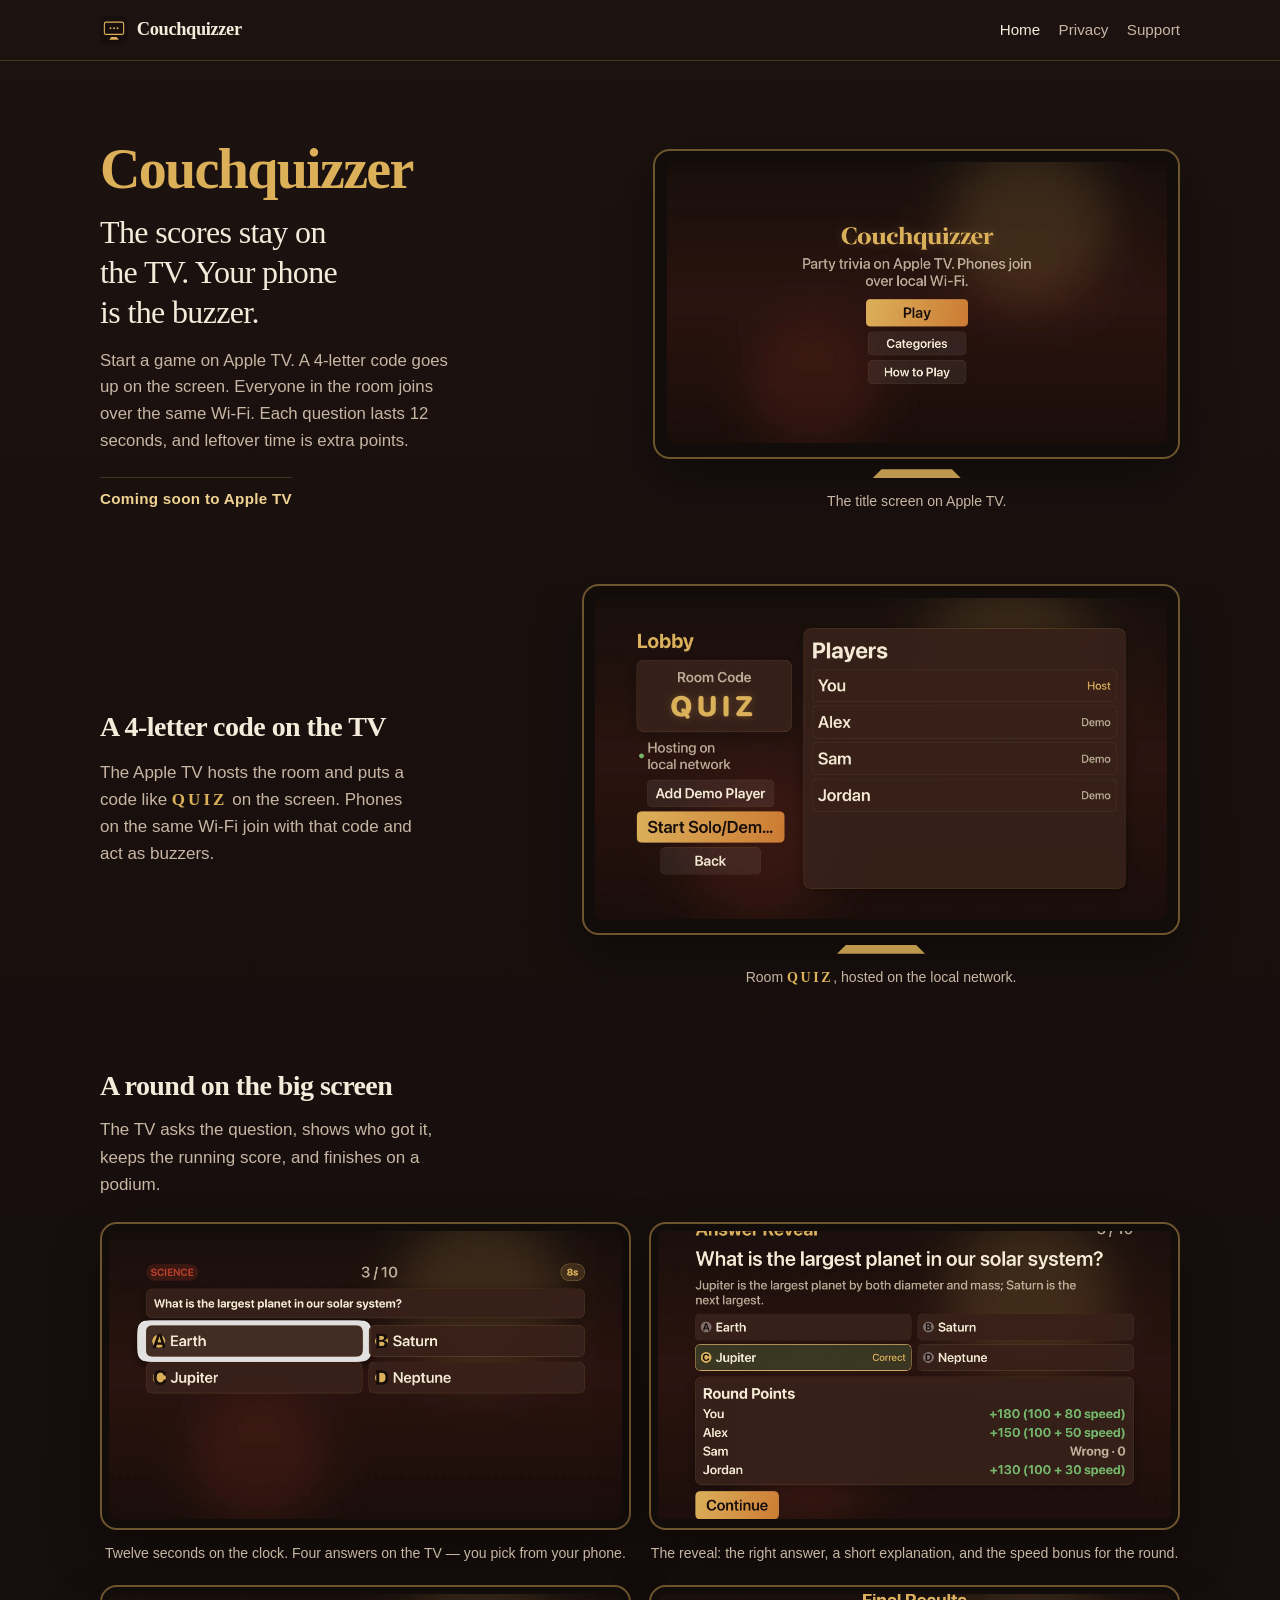
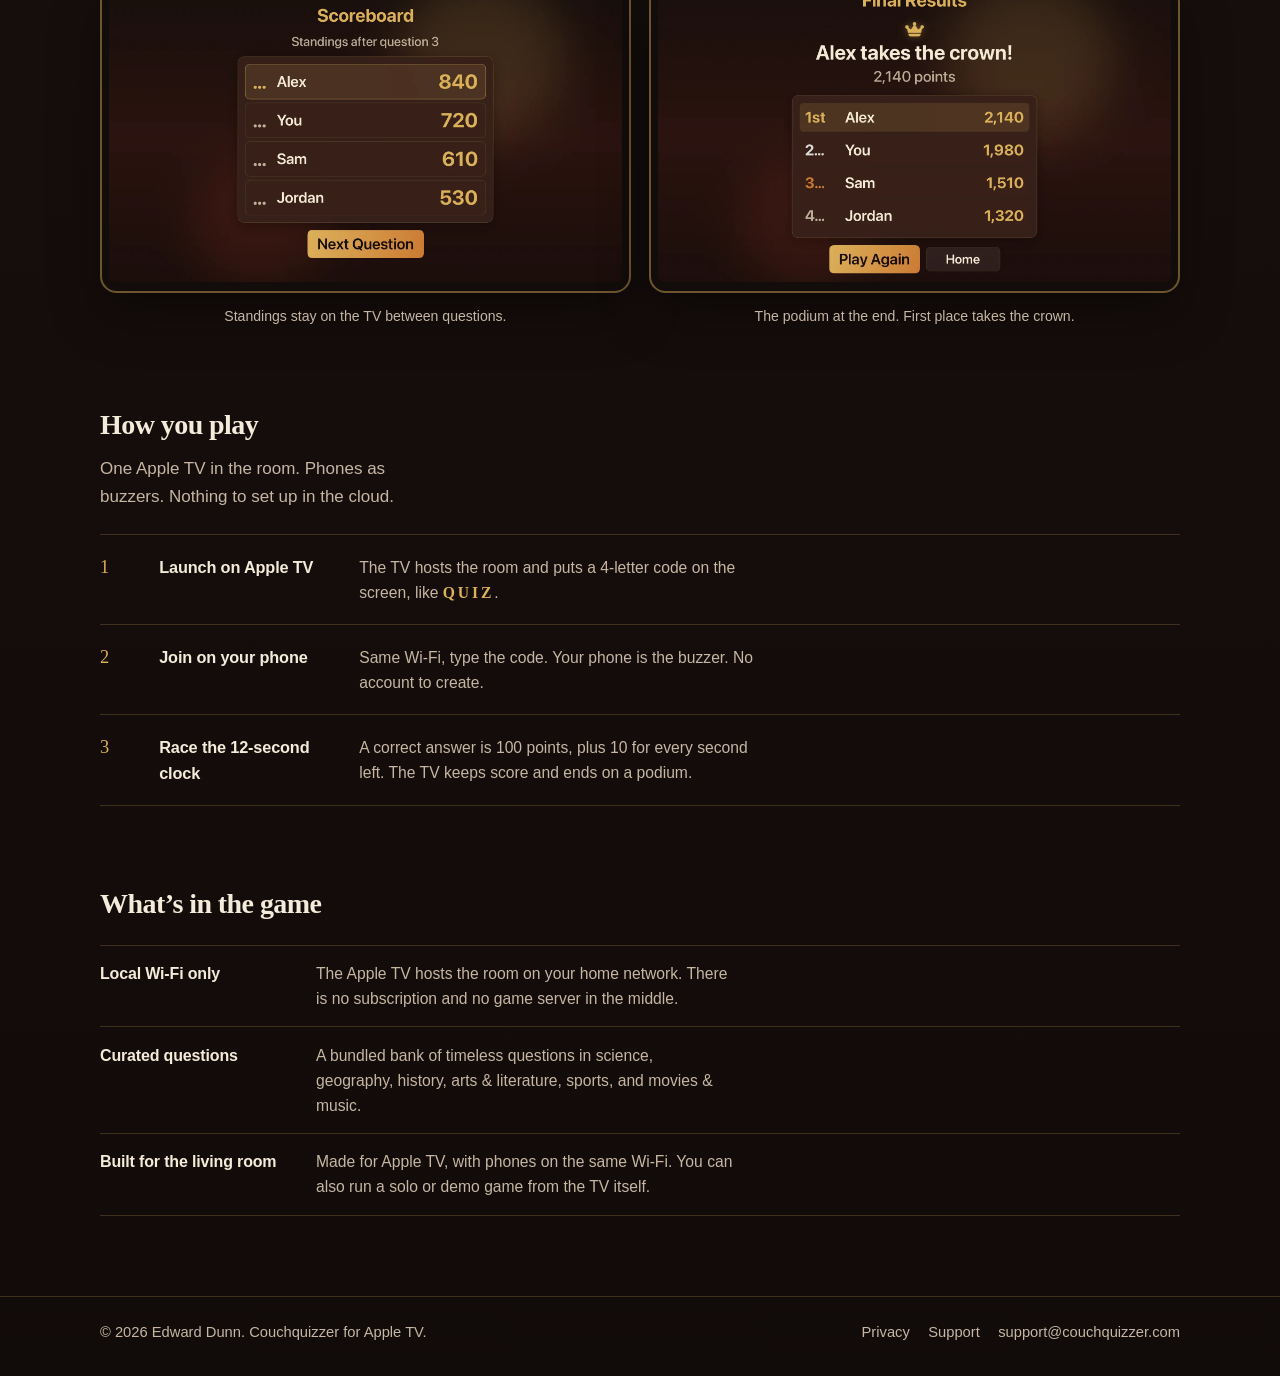
<file: index.html>
<!DOCTYPE html>
<html lang="en">
<head>
  <meta charset="utf-8">
  <meta name="viewport" content="width=device-width, initial-scale=1">
  <title>Couchquizzer — party trivia on Apple TV</title>
  <meta name="description" content="Start a game on Apple TV, join with a 4-letter code from your phone over the same Wi-Fi, and race a 12-second clock. Scores stay on the big screen.">
  <link rel="canonical" href="https://erdtheturd.github.io/couchquizzer/">
  <meta name="theme-color" content="#170f0d">

  <meta property="og:type" content="website">
  <meta property="og:site_name" content="Couchquizzer">
  <meta property="og:locale" content="en_US">
  <meta property="og:url" content="https://erdtheturd.github.io/couchquizzer/">
  <meta property="og:title" content="Couchquizzer — party trivia on Apple TV">
  <meta property="og:description" content="The TV shows the scores. Your phone is the buzzer. A 4-letter code, local Wi-Fi, and a 12-second clock.">
  <meta property="og:image" content="https://erdtheturd.github.io/couchquizzer/og.png">
  <meta property="og:image:width" content="1200">
  <meta property="og:image:height" content="630">

  <meta name="twitter:card" content="summary_large_image">
  <meta name="twitter:title" content="Couchquizzer — party trivia on Apple TV">
  <meta name="twitter:description" content="The TV shows the scores. Your phone is the buzzer.">
  <meta name="twitter:image" content="https://erdtheturd.github.io/couchquizzer/og.png">

  <link rel="icon" href="assets/favicon.svg" type="image/svg+xml">
  <link rel="icon" href="favicon.ico" sizes="any">
  <link rel="apple-touch-icon" href="apple-touch-icon.png">
  <link rel="stylesheet" href="assets/styles.css">
</head>
<body>
  <a class="skip" href="#main">Skip to content</a>

  <header class="site-header">
    <nav class="nav" aria-label="Primary">
      <a class="brand" href="./" aria-current="page">
        <img class="brand-mark" src="assets/favicon.svg" width="28" height="28" alt="">
        <span>Couchquizzer</span>
      </a>
      <ul class="nav-links">
        <li><a href="./" aria-current="page">Home</a></li>
        <li><a href="privacy.html">Privacy</a></li>
        <li><a href="support.html">Support</a></li>
      </ul>
    </nav>
  </header>

  <main id="main">
    <section class="hero">
      <div class="wrap hero-inner">
        <div class="hero-copy">
          <p class="wordmark">Couchquizzer</p>
          <h1>The scores stay on the TV. Your phone is the buzzer.</h1>
          <p class="lede">Start a game on Apple TV. A 4-letter code goes up on the screen. Everyone in the room joins over the same Wi-Fi. Each question lasts 12 seconds, and leftover time is extra points.</p>
          <p class="soon">Coming soon to Apple TV</p>
        </div>
        <figure class="tv">
          <div class="tv-bezel">
            <picture>
              <source srcset="assets/screens/home.webp" type="image/webp">
              <img src="assets/screens/home.png" width="1920" height="1080" alt="The Couchquizzer title screen on Apple TV, with Play, Categories, and How to Play.">
            </picture>
          </div>
          <div class="tv-stand" aria-hidden="true"></div>
          <figcaption>The title screen on Apple TV.</figcaption>
        </figure>
      </div>
    </section>

    <section class="lobby-band" aria-labelledby="lobby-title">
      <div class="wrap lobby-inner">
        <div class="lobby-copy">
          <h2 id="lobby-title">A 4-letter code on the TV</h2>
          <p>The Apple TV hosts the room and puts a code like <span class="code">QUIZ</span> on the screen. Phones on the same Wi-Fi join with that code and act as buzzers.</p>
        </div>
        <figure class="tv">
          <div class="tv-bezel">
            <picture>
              <source srcset="assets/screens/lobby.webp" type="image/webp">
              <img src="assets/screens/lobby.png" width="1920" height="1080" alt="The Couchquizzer lobby on Apple TV, showing the room code QUIZ and four players ready to start.">
            </picture>
          </div>
          <div class="tv-stand" aria-hidden="true"></div>
          <figcaption>Room <span class="code">QUIZ</span>, hosted on the local network.</figcaption>
        </figure>
      </div>
    </section>

    <section class="round" aria-labelledby="round-title">
      <div class="wrap">
        <div class="round-head">
          <h2 id="round-title">A round on the big screen</h2>
          <p>The TV asks the question, shows who got it, keeps the running score, and finishes on a podium.</p>
        </div>
        <ul class="shots">
          <li>
            <figure class="shot">
              <div class="tv-bezel">
                <picture>
                  <source srcset="assets/screens/question.webp" type="image/webp">
                  <img src="assets/screens/question.png" width="1920" height="1080" alt="A trivia question on the TV with four answer choices and a countdown clock.">
                </picture>
              </div>
              <figcaption>Twelve seconds on the clock. Four answers on the TV — you pick from your phone.</figcaption>
            </figure>
          </li>
          <li>
            <figure class="shot">
              <div class="tv-bezel">
                <picture>
                  <source srcset="assets/screens/reveal.webp" type="image/webp">
                  <img src="assets/screens/reveal.png" width="1920" height="1080" alt="The answer reveal, with the correct choice highlighted and points for the round.">
                </picture>
              </div>
              <figcaption>The reveal: the right answer, a short explanation, and the speed bonus for the round.</figcaption>
            </figure>
          </li>
          <li>
            <figure class="shot">
              <div class="tv-bezel">
                <picture>
                  <source srcset="assets/screens/scoreboard.webp" type="image/webp">
                  <img src="assets/screens/scoreboard.png" width="1920" height="1080" alt="The live scoreboard between questions, ranking players by score.">
                </picture>
              </div>
              <figcaption>Standings stay on the TV between questions.</figcaption>
            </figure>
          </li>
          <li>
            <figure class="shot">
              <div class="tv-bezel">
                <picture>
                  <source srcset="assets/screens/podium.webp" type="image/webp">
                  <img src="assets/screens/podium.png" width="1920" height="1080" alt="The final podium, crowning the winner and listing every player’s score.">
                </picture>
              </div>
              <figcaption>The podium at the end. First place takes the crown.</figcaption>
            </figure>
          </li>
        </ul>
      </div>
    </section>

    <section class="play" id="how" aria-labelledby="play-title">
      <div class="wrap">
        <div class="play-head">
          <h2 id="play-title">How you play</h2>
          <p>One Apple TV in the room. Phones as buzzers. Nothing to set up in the cloud.</p>
        </div>
        <ol class="steps">
          <li>
            <span class="step-num">1</span>
            <h3>Launch on Apple TV</h3>
            <p>The TV hosts the room and puts a 4-letter code on the screen, like <span class="code">QUIZ</span>.</p>
          </li>
          <li>
            <span class="step-num">2</span>
            <h3>Join on your phone</h3>
            <p>Same Wi-Fi, type the code. Your phone is the buzzer. No account to create.</p>
          </li>
          <li>
            <span class="step-num">3</span>
            <h3>Race the 12-second clock</h3>
            <p>A correct answer is 100 points, plus 10 for every second left. The TV keeps score and ends on a podium.</p>
          </li>
        </ol>
      </div>
    </section>

    <section class="facts" aria-labelledby="facts-title">
      <div class="wrap">
        <div class="facts-head">
          <h2 id="facts-title">What’s in the game</h2>
        </div>
        <ul class="fact-list">
          <li>
            <h3>Local Wi-Fi only</h3>
            <p>The Apple TV hosts the room on your home network. There is no subscription and no game server in the middle.</p>
          </li>
          <li>
            <h3>Curated questions</h3>
            <p>A bundled bank of timeless questions in science, geography, history, arts &amp; literature, sports, and movies &amp; music.</p>
          </li>
          <li>
            <h3>Built for the living room</h3>
            <p>Made for Apple TV, with phones on the same Wi-Fi. You can also run a solo or demo game from the TV itself.</p>
          </li>
        </ul>
      </div>
    </section>
  </main>

  <footer class="site-footer">
    <div class="wrap footer-inner">
      <p>&copy; 2026 Edward Dunn. Couchquizzer for Apple TV.</p>
      <div class="footer-links">
        <a href="privacy.html">Privacy</a>
        <a href="support.html">Support</a>
        <a href="mailto:support@couchquizzer.com">support@couchquizzer.com</a>
      </div>
    </div>
  </footer>
</body>
</html>
</file>
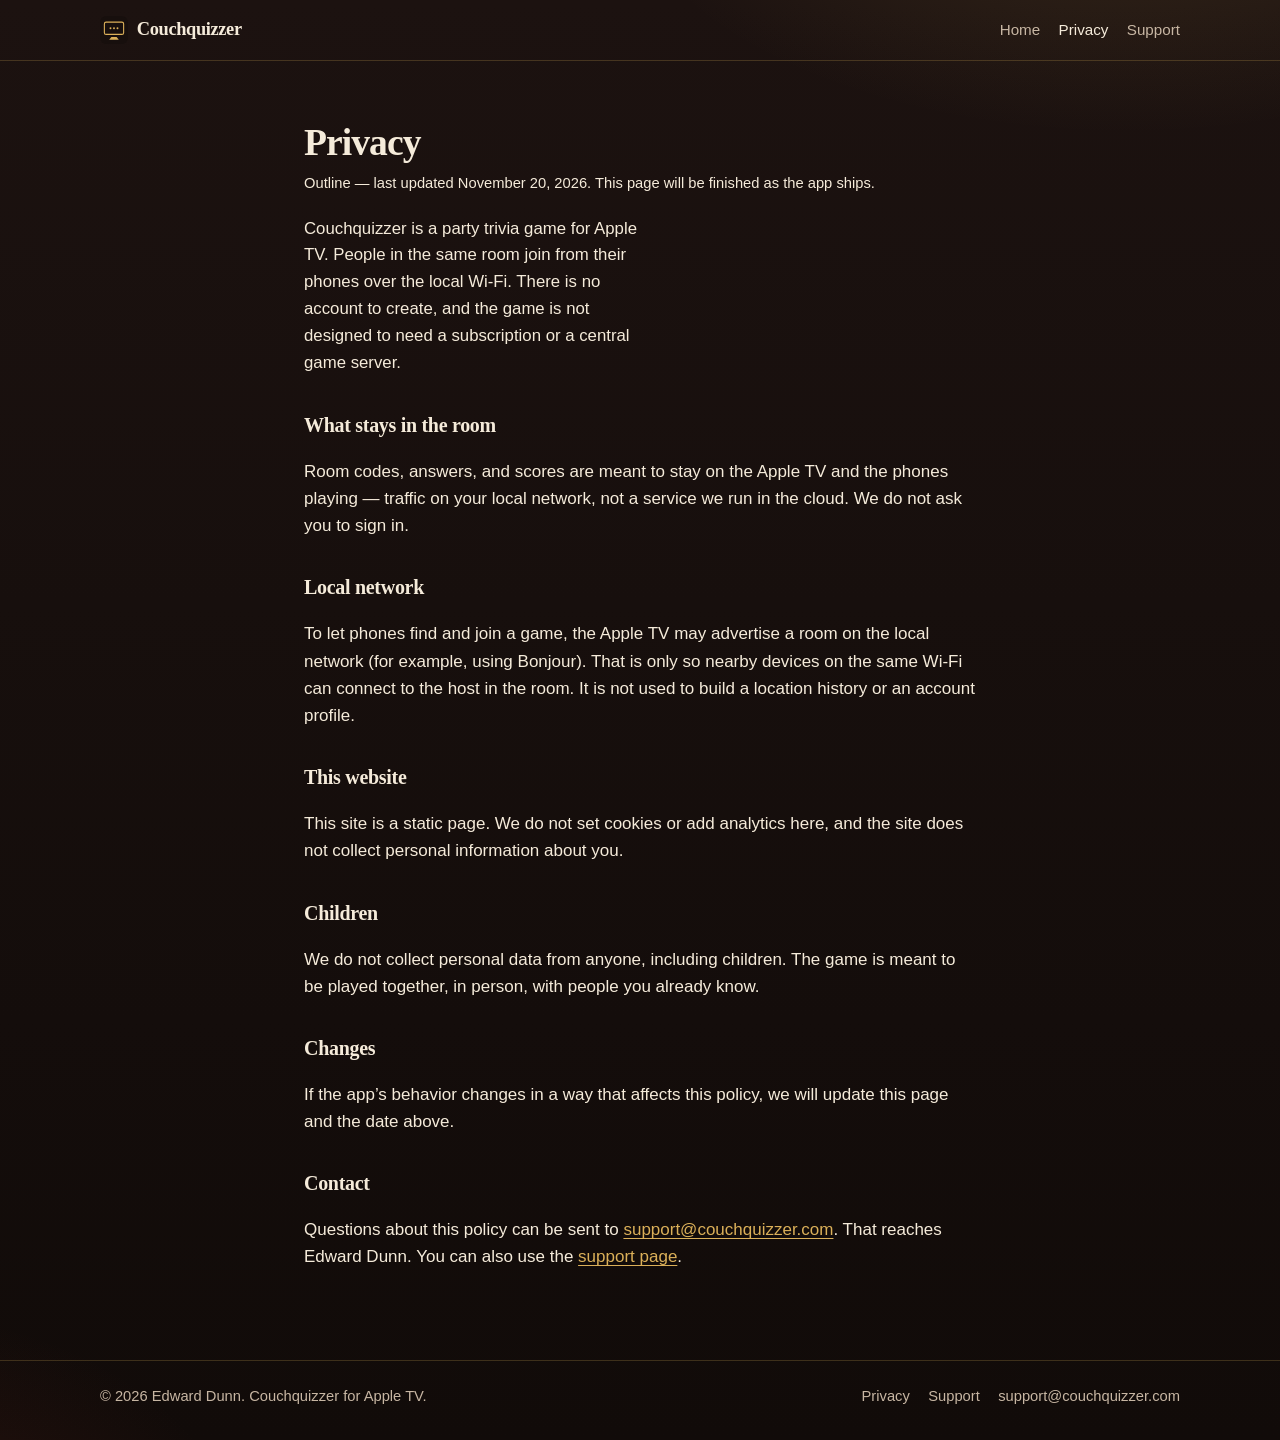
<file: privacy.html>
<!DOCTYPE html>
<html lang="en">
<head>
  <meta charset="utf-8">
  <meta name="viewport" content="width=device-width, initial-scale=1">
  <title>Privacy — Couchquizzer</title>
  <meta name="description" content="Privacy outline for Couchquizzer, a party trivia game for Apple TV that plays over local Wi-Fi.">
  <link rel="canonical" href="https://erdtheturd.github.io/couchquizzer/privacy.html">
  <meta name="theme-color" content="#170f0d">
  <meta property="og:title" content="Privacy — Couchquizzer">
  <meta property="og:description" content="Privacy outline for Couchquizzer.">
  <meta property="og:url" content="https://erdtheturd.github.io/couchquizzer/privacy.html">
  <meta property="og:image" content="https://erdtheturd.github.io/couchquizzer/og.png">
  <link rel="icon" href="assets/favicon.svg" type="image/svg+xml">
  <link rel="icon" href="favicon.ico" sizes="any">
  <link rel="apple-touch-icon" href="apple-touch-icon.png">
  <link rel="stylesheet" href="assets/styles.css">
</head>
<body>
  <a class="skip" href="#main">Skip to content</a>
  <header class="site-header">
    <nav class="nav" aria-label="Primary">
      <a class="brand" href="./">
        <img class="brand-mark" src="assets/favicon.svg" width="28" height="28" alt="">
        <span>Couchquizzer</span>
      </a>
      <ul class="nav-links">
        <li><a href="./">Home</a></li>
        <li><a href="privacy.html" aria-current="page">Privacy</a></li>
        <li><a href="support.html">Support</a></li>
      </ul>
    </nav>
  </header>

  <main id="main" class="page">
    <article class="page-narrow">
      <h1>Privacy</h1>
      <p class="updated">Outline — last updated November 20, 2026. This page will be finished as the app ships.</p>
      <p class="lede">Couchquizzer is a party trivia game for Apple TV. People in the same room join from their phones over the local Wi-Fi. There is no account to create, and the game is not designed to need a subscription or a central game server.</p>

      <h2>What stays in the room</h2>
      <p>Room codes, answers, and scores are meant to stay on the Apple TV and the phones playing — traffic on your local network, not a service we run in the cloud. We do not ask you to sign in.</p>

      <h2>Local network</h2>
      <p>To let phones find and join a game, the Apple TV may advertise a room on the local network (for example, using Bonjour). That is only so nearby devices on the same Wi-Fi can connect to the host in the room. It is not used to build a location history or an account profile.</p>

      <h2>This website</h2>
      <p>This site is a static page. We do not set cookies or add analytics here, and the site does not collect personal information about you.</p>

      <h2>Children</h2>
      <p>We do not collect personal data from anyone, including children. The game is meant to be played together, in person, with people you already know.</p>

      <h2>Changes</h2>
      <p>If the app’s behavior changes in a way that affects this policy, we will update this page and the date above.</p>

      <h2>Contact</h2>
      <p>Questions about this policy can be sent to <a href="mailto:support@couchquizzer.com">support@couchquizzer.com</a>. That reaches Edward Dunn. You can also use the <a href="support.html">support page</a>.</p>
    </article>
  </main>

  <footer class="site-footer">
    <div class="wrap footer-inner">
      <p>&copy; 2026 Edward Dunn. Couchquizzer for Apple TV.</p>
      <div class="footer-links">
        <a href="privacy.html">Privacy</a>
        <a href="support.html">Support</a>
        <a href="mailto:support@couchquizzer.com">support@couchquizzer.com</a>
      </div>
    </div>
  </footer>
</body>
</html>
</file>
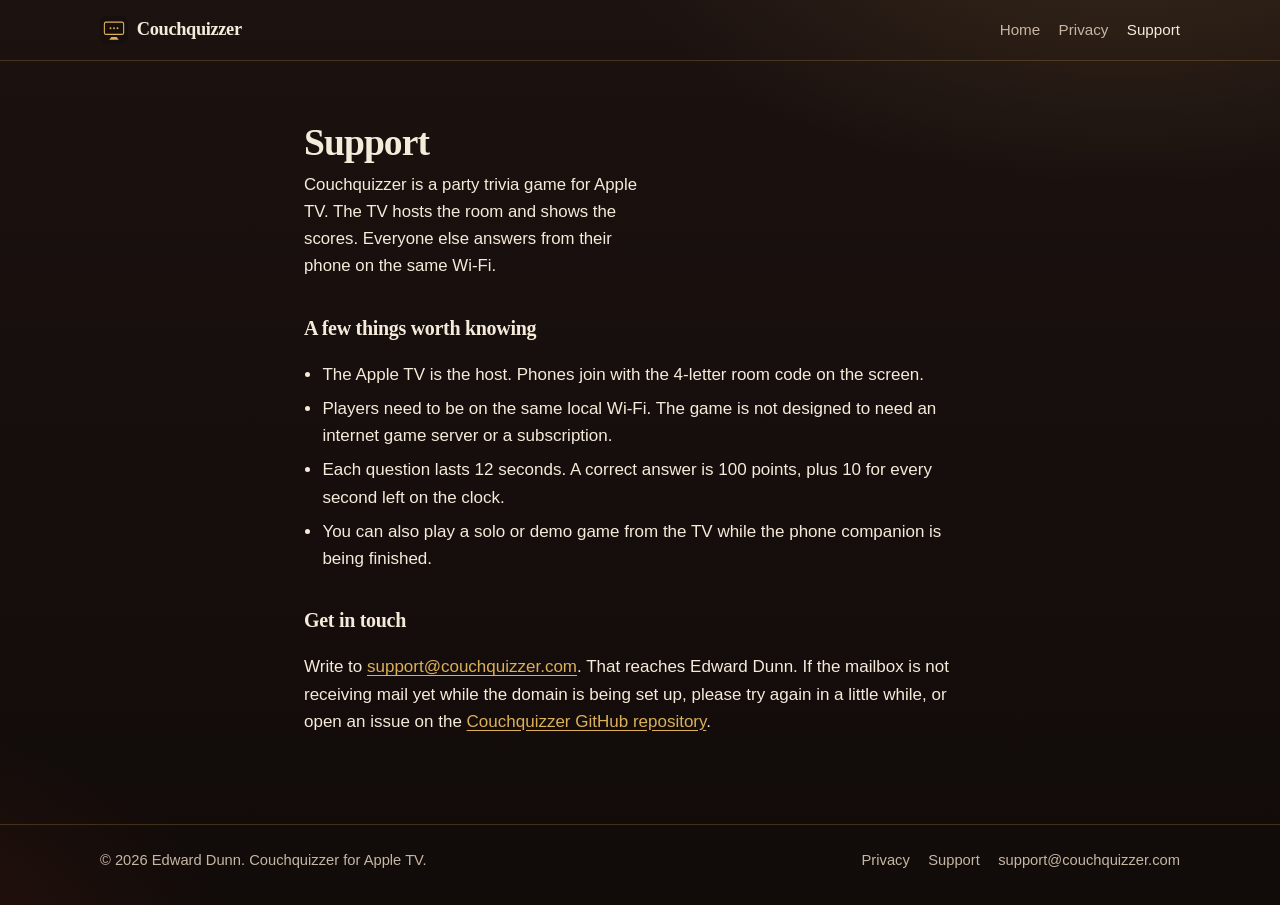
<file: support.html>
<!DOCTYPE html>
<html lang="en">
<head>
  <meta charset="utf-8">
  <meta name="viewport" content="width=device-width, initial-scale=1">
  <title>Support — Couchquizzer</title>
  <meta name="description" content="Help and contact for Couchquizzer, party trivia on Apple TV.">
  <link rel="canonical" href="https://erdtheturd.github.io/couchquizzer/support.html">
  <meta name="theme-color" content="#170f0d">
  <meta property="og:title" content="Support — Couchquizzer">
  <meta property="og:description" content="Help and contact for Couchquizzer.">
  <meta property="og:url" content="https://erdtheturd.github.io/couchquizzer/support.html">
  <meta property="og:image" content="https://erdtheturd.github.io/couchquizzer/og.png">
  <link rel="icon" href="assets/favicon.svg" type="image/svg+xml">
  <link rel="icon" href="favicon.ico" sizes="any">
  <link rel="apple-touch-icon" href="apple-touch-icon.png">
  <link rel="stylesheet" href="assets/styles.css">
</head>
<body>
  <a class="skip" href="#main">Skip to content</a>
  <header class="site-header">
    <nav class="nav" aria-label="Primary">
      <a class="brand" href="./">
        <img class="brand-mark" src="assets/favicon.svg" width="28" height="28" alt="">
        <span>Couchquizzer</span>
      </a>
      <ul class="nav-links">
        <li><a href="./">Home</a></li>
        <li><a href="privacy.html">Privacy</a></li>
        <li><a href="support.html" aria-current="page">Support</a></li>
      </ul>
    </nav>
  </header>

  <main id="main" class="page">
    <article class="page-narrow">
      <h1>Support</h1>
      <p class="lede">Couchquizzer is a party trivia game for Apple TV. The TV hosts the room and shows the scores. Everyone else answers from their phone on the same Wi-Fi.</p>

      <h2>A few things worth knowing</h2>
      <ul>
        <li>The Apple TV is the host. Phones join with the 4-letter room code on the screen.</li>
        <li>Players need to be on the same local Wi-Fi. The game is not designed to need an internet game server or a subscription.</li>
        <li>Each question lasts 12 seconds. A correct answer is 100 points, plus 10 for every second left on the clock.</li>
        <li>You can also play a solo or demo game from the TV while the phone companion is being finished.</li>
      </ul>

      <h2>Get in touch</h2>
      <p>Write to <a href="mailto:support@couchquizzer.com">support@couchquizzer.com</a>. That reaches Edward Dunn. If the mailbox is not receiving mail yet while the domain is being set up, please try again in a little while, or open an issue on the <a href="https://github.com/ErdTheTurd/couchquizzer/issues">Couchquizzer GitHub repository</a>.</p>
    </article>
  </main>

  <footer class="site-footer">
    <div class="wrap footer-inner">
      <p>&copy; 2026 Edward Dunn. Couchquizzer for Apple TV.</p>
      <div class="footer-links">
        <a href="privacy.html">Privacy</a>
        <a href="support.html">Support</a>
        <a href="mailto:support@couchquizzer.com">support@couchquizzer.com</a>
      </div>
    </div>
  </footer>
</body>
</html>
</file>
<file: assets/styles.css>
/* Couchquizzer site — living-room night, brass on espresso. */

:root {
  --bg: #170f0d;
  --bg-deep: #110b09;
  --ink: #f5ebda;
  --muted: #c7b6a3;
  --brass: #dbb059;
  --brass-soft: #f0d392;
  --amber: #cc7a33;
  --ember: #b83d29;
  --panel: #2a1713;
  --line: rgba(219, 176, 89, 0.22);
  --shade: rgba(219, 176, 89, 0.08);
  --max: 1080px;
  --pad: clamp(1.25rem, 4vw, 2.5rem);
  --display: "Iowan Old Style", "Palatino Linotype", Palatino, "Book Antiqua", Georgia, serif;
  --font: "Avenir Next", Avenir, "Segoe UI", "Helvetica Neue", Helvetica, sans-serif;
}

*,
*::before,
*::after { box-sizing: border-box; }

html { scroll-behavior: smooth; }

@media (prefers-reduced-motion: reduce) {
  html { scroll-behavior: auto; }
  *, *::before, *::after {
    animation: none !important;
    transition: none !important;
  }
}

body {
  margin: 0;
  min-height: 100vh;
  color: var(--ink);
  background-color: var(--bg);
  background-image:
    radial-gradient(900px 480px at 88% -10%, rgba(219, 176, 89, 0.14), transparent 58%),
    radial-gradient(700px 500px at -10% 110%, rgba(184, 61, 41, 0.16), transparent 55%),
    linear-gradient(180deg, #1c1210 0%, var(--bg) 42%, var(--bg-deep) 100%);
  font: 17px/1.6 var(--font);
  -webkit-font-smoothing: antialiased;
  text-rendering: optimizeLegibility;
}

img, svg { max-width: 100%; height: auto; vertical-align: middle; }

a {
  color: var(--brass);
  text-underline-offset: 0.16em;
}

a:hover { color: var(--brass-soft); }

a:focus-visible {
  outline: 2px solid var(--brass);
  outline-offset: 3px;
  border-radius: 3px;
}

.skip {
  position: absolute;
  left: -9999px;
  top: 0;
}

.skip:focus {
  left: var(--pad);
  top: 0.75rem;
  z-index: 100;
  background: var(--brass);
  color: var(--bg-deep);
  padding: 0.5rem 0.75rem;
  text-decoration: none;
}

.wrap {
  width: min(100% - 2 * var(--pad), var(--max));
  margin-inline: auto;
}

/* Header */

.site-header {
  border-bottom: 1px solid var(--line);
}

.nav {
  display: flex;
  align-items: center;
  justify-content: space-between;
  gap: 1rem;
  padding: 0.95rem 0;
  width: min(100% - 2 * var(--pad), var(--max));
  margin-inline: auto;
}

.brand {
  display: inline-flex;
  align-items: center;
  gap: 0.55rem;
  color: var(--ink);
  text-decoration: none;
  font-family: var(--display);
  font-weight: 600;
  font-size: 1.15rem;
  letter-spacing: -0.02em;
}

.brand:hover { color: var(--ink); }

.brand-mark {
  flex: none;
  width: 1.75rem;
  height: 1.75rem;
  border-radius: 0.4rem;
}

.nav-links {
  display: flex;
  gap: 1.15rem;
  list-style: none;
  margin: 0;
  padding: 0;
  font-size: 0.95rem;
}

.nav-links a {
  color: var(--muted);
  text-decoration: none;
}

.nav-links a:hover,
.nav-links a[aria-current="page"] {
  color: var(--ink);
}

/* Hero */

.hero {
  padding: clamp(2.75rem, 8vw, 5rem) 0 clamp(2.5rem, 6vw, 4rem);
}

.hero-inner {
  display: grid;
  gap: clamp(2rem, 5vw, 3.25rem);
  align-items: center;
}

@media (min-width: 880px) {
  .hero-inner {
    grid-template-columns: 1fr 1.05fr;
  }
}

.wordmark {
  margin: 0 0 0.85rem;
  font-family: var(--display);
  font-size: clamp(2.5rem, 6vw, 3.5rem);
  font-weight: 600;
  letter-spacing: -0.03em;
  line-height: 1.02;
  color: var(--brass);
}

.hero h1 {
  margin: 0 0 1rem;
  font-family: var(--display);
  font-size: clamp(1.5rem, 3.2vw, 2rem);
  font-weight: 500;
  letter-spacing: -0.02em;
  line-height: 1.25;
  max-width: 16ch;
}

.lede {
  margin: 0 0 1.4rem;
  color: var(--muted);
  font-size: 1.05rem;
  max-width: 38ch;
}

.soon {
  display: inline-block;
  margin: 0;
  padding: 0.55rem 0;
  color: var(--brass-soft);
  font-size: 0.95rem;
  font-weight: 600;
  letter-spacing: 0.02em;
  border-top: 1px solid var(--line);
}

/* TV frame around real screenshots */

.tv {
  margin: 0;
}

.tv-bezel {
  background: #120c0a;
  border: 2px solid rgba(219, 176, 89, 0.45);
  border-radius: 1.05rem;
  padding: 0.7rem 0.7rem 0.85rem;
  box-shadow: 0 22px 50px rgba(0, 0, 0, 0.4);
}

.tv-bezel img {
  display: block;
  width: 100%;
  height: auto;
  border-radius: 0.35rem;
  background: #0d0908;
  aspect-ratio: 16 / 9;
  object-fit: cover;
}

.tv-stand {
  width: 5.5rem;
  height: 0.55rem;
  margin: 0.65rem auto 0;
  background: var(--brass);
  clip-path: polygon(10% 0, 90% 0, 100% 100%, 0 100%);
  opacity: 0.85;
}

.tv figcaption,
.shot figcaption {
  margin: 0.75rem 0 0;
  text-align: center;
  font-size: 0.88rem;
  color: var(--muted);
}

/* How a round goes */

.round {
  padding: 0 0 clamp(3rem, 7vw, 4.75rem);
}

.round-head,
.play-head {
  margin: 0 0 1.5rem;
  max-width: 36ch;
}

.round-head h2,
.play-head h2,
.facts-head h2 {
  margin: 0 0 0.45rem;
  font-family: var(--display);
  font-size: clamp(1.4rem, 3vw, 1.75rem);
  font-weight: 600;
  letter-spacing: -0.02em;
}

.round-head p,
.play-head p {
  margin: 0;
  color: var(--muted);
}

.shots {
  display: grid;
  grid-template-columns: 1fr 1fr;
  gap: 1.25rem 1.15rem;
  margin: 0;
  padding: 0;
  list-style: none;
}

@media (max-width: 640px) {
  .shots { grid-template-columns: 1fr; }
}

.shot {
  margin: 0;
}

.shot .tv-bezel { padding: 0.45rem 0.45rem 0.55rem; }

/* How you play */

.play {
  padding: 0 0 clamp(3rem, 7vw, 4.75rem);
}

.steps {
  list-style: none;
  margin: 0;
  padding: 0;
  border-top: 1px solid var(--line);
}

.steps li {
  padding: 1.15rem 0;
  border-bottom: 1px solid var(--line);
  display: grid;
  gap: 0.3rem 1.5rem;
}

@media (min-width: 720px) {
  .steps li {
    grid-template-columns: 2.2rem 11rem 1fr;
    align-items: baseline;
  }
}

.step-num {
  font-family: var(--display);
  font-size: 1.15rem;
  color: var(--brass);
}

.steps h3 {
  margin: 0;
  font-size: 1.02rem;
  font-weight: 650;
  letter-spacing: -0.01em;
}

.steps p {
  margin: 0;
  color: var(--muted);
  font-size: 0.98rem;
  max-width: 46ch;
}

/* Facts */

.facts {
  padding: 0 0 clamp(3.25rem, 8vw, 5rem);
}

.facts-head { margin: 0 0 1.15rem; }

.fact-list {
  list-style: none;
  margin: 0;
  padding: 0;
  border-top: 1px solid var(--line);
}

.fact-list li {
  padding: 0.95rem 0;
  border-bottom: 1px solid var(--line);
  display: grid;
  gap: 0.25rem 1.5rem;
}

@media (min-width: 720px) {
  .fact-list li {
    grid-template-columns: 12rem 1fr;
    align-items: baseline;
  }
}

.fact-list h3 {
  margin: 0;
  font-size: 1rem;
  font-weight: 650;
  letter-spacing: -0.01em;
}

.fact-list p {
  margin: 0;
  color: var(--muted);
  font-size: 0.98rem;
  max-width: 48ch;
}

.code {
  font-family: var(--display);
  font-weight: 600;
  letter-spacing: 0.18em;
  color: var(--brass);
}

/* Interior pages */

.page {
  padding: clamp(2.5rem, 6vw, 3.75rem) 0 clamp(3rem, 7vw, 4.5rem);
}

.page-narrow {
  width: min(100% - 2 * var(--pad), 42rem);
  margin-inline: auto;
}

.page h1 {
  margin: 0 0 0.5rem;
  font-family: var(--display);
  font-size: clamp(1.9rem, 4vw, 2.35rem);
  font-weight: 600;
  letter-spacing: -0.025em;
  line-height: 1.15;
}

.page h2 {
  margin: 2rem 0 0.55rem;
  font-family: var(--display);
  font-size: 1.25rem;
  font-weight: 600;
  letter-spacing: -0.015em;
}

.page .lede { margin-bottom: 1.5rem; }

.page p,
.page li { color: var(--ink); }

.page ul { padding-left: 1.15rem; }

.page li + li { margin-top: 0.45rem; }

.updated {
  margin: 0 0 1.25rem;
  color: var(--muted);
  font-size: 0.92rem;
}

/* Footer */

.site-footer {
  border-top: 1px solid var(--line);
  padding: 1.5rem 0 2rem;
  color: var(--muted);
  font-size: 0.92rem;
}

.footer-inner {
  display: flex;
  flex-wrap: wrap;
  justify-content: space-between;
  gap: 0.75rem 1.5rem;
}

.footer-inner p { margin: 0; }

.footer-links {
  display: flex;
  flex-wrap: wrap;
  gap: 0.85rem 1.15rem;
}

.footer-links a {
  color: var(--muted);
  text-decoration: none;
}

.footer-links a:hover { color: var(--ink); }

@media (max-width: 520px) {
  .nav-links { gap: 0.85rem; }
}

.lobby-band {
  padding: 0 0 clamp(3rem, 7vw, 4.75rem);
}

.lobby-inner {
  display: grid;
  gap: 1.75rem;
  align-items: center;
}

@media (min-width: 880px) {
  .lobby-inner {
    grid-template-columns: 0.85fr 1.15fr;
    gap: 2.5rem;
  }
}

.lobby-copy h2 {
  margin: 0 0 0.55rem;
  font-family: var(--display);
  font-size: clamp(1.4rem, 3vw, 1.75rem);
  font-weight: 600;
  letter-spacing: -0.02em;
}

.lobby-copy p {
  margin: 0;
  color: var(--muted);
  max-width: 34ch;
}
</file>
